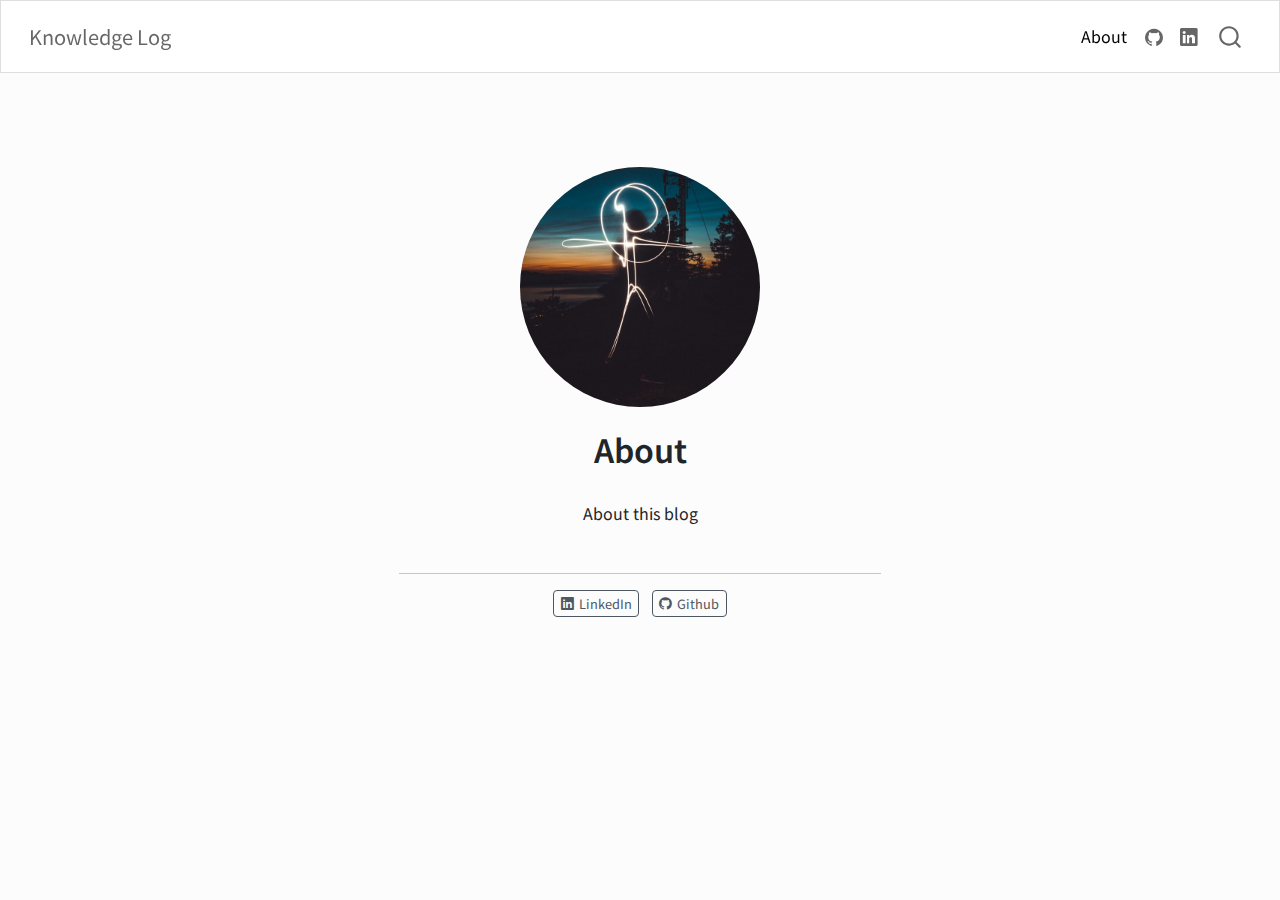
<file: docs/about.html>
<!DOCTYPE html>
<html xmlns="http://www.w3.org/1999/xhtml" lang="en" xml:lang="en"><head>

<meta charset="utf-8">
<meta name="generator" content="quarto-1.6.41">

<meta name="viewport" content="width=device-width, initial-scale=1.0, user-scalable=yes">


<title>About – Knowledge Log</title>
<style>
code{white-space: pre-wrap;}
span.smallcaps{font-variant: small-caps;}
div.columns{display: flex; gap: min(4vw, 1.5em);}
div.column{flex: auto; overflow-x: auto;}
div.hanging-indent{margin-left: 1.5em; text-indent: -1.5em;}
ul.task-list{list-style: none;}
ul.task-list li input[type="checkbox"] {
  width: 0.8em;
  margin: 0 0.8em 0.2em -1em; /* quarto-specific, see https://github.com/quarto-dev/quarto-cli/issues/4556 */ 
  vertical-align: middle;
}
</style>


<script src="site_libs/quarto-nav/quarto-nav.js"></script>
<script src="site_libs/quarto-nav/headroom.min.js"></script>
<script src="site_libs/clipboard/clipboard.min.js"></script>
<script src="site_libs/quarto-search/autocomplete.umd.js"></script>
<script src="site_libs/quarto-search/fuse.min.js"></script>
<script src="site_libs/quarto-search/quarto-search.js"></script>
<meta name="quarto:offset" content="./">
<script src="site_libs/quarto-html/quarto.js"></script>
<script src="site_libs/quarto-html/popper.min.js"></script>
<script src="site_libs/quarto-html/tippy.umd.min.js"></script>
<link href="site_libs/quarto-html/tippy.css" rel="stylesheet">
<link href="site_libs/quarto-html/quarto-syntax-highlighting-48ffa3e5b9d089919c6712c39e5b00f2.css" rel="stylesheet" id="quarto-text-highlighting-styles">
<script src="site_libs/bootstrap/bootstrap.min.js"></script>
<link href="site_libs/bootstrap/bootstrap-icons.css" rel="stylesheet">
<link href="site_libs/bootstrap/bootstrap-66a88d721a32bd99678ac66546d2e927.min.css" rel="stylesheet" append-hash="true" id="quarto-bootstrap" data-mode="light">
<script id="quarto-search-options" type="application/json">{
  "location": "navbar",
  "copy-button": false,
  "collapse-after": 3,
  "panel-placement": "end",
  "type": "overlay",
  "limit": 50,
  "keyboard-shortcut": [
    "f",
    "/",
    "s"
  ],
  "show-item-context": false,
  "language": {
    "search-no-results-text": "No results",
    "search-matching-documents-text": "matching documents",
    "search-copy-link-title": "Copy link to search",
    "search-hide-matches-text": "Hide additional matches",
    "search-more-match-text": "more match in this document",
    "search-more-matches-text": "more matches in this document",
    "search-clear-button-title": "Clear",
    "search-text-placeholder": "",
    "search-detached-cancel-button-title": "Cancel",
    "search-submit-button-title": "Submit",
    "search-label": "Search"
  }
}</script>
<link href="https://fonts.googleapis.com/css2?family=Noto+Sans+KR:wght@100..900&amp;family=Noto+Sans:ital,wght@0,100..900;1,100..900&amp;display=swap" rel="stylesheet">


<link rel="stylesheet" href="styles.css">
</head>

<body class="nav-fixed fullcontent">

<div id="quarto-search-results"></div>
  <header id="quarto-header" class="headroom fixed-top">
    <nav class="navbar navbar-expand-lg " data-bs-theme="dark">
      <div class="navbar-container container-fluid">
      <div class="navbar-brand-container mx-auto">
    <a class="navbar-brand" href="./index.html">
    <span class="navbar-title">Knowledge Log</span>
    </a>
  </div>
            <div id="quarto-search" class="" title="Search"></div>
          <button class="navbar-toggler" type="button" data-bs-toggle="collapse" data-bs-target="#navbarCollapse" aria-controls="navbarCollapse" role="menu" aria-expanded="false" aria-label="Toggle navigation" onclick="if (window.quartoToggleHeadroom) { window.quartoToggleHeadroom(); }">
  <span class="navbar-toggler-icon"></span>
</button>
          <div class="collapse navbar-collapse" id="navbarCollapse">
            <ul class="navbar-nav navbar-nav-scroll ms-auto">
  <li class="nav-item">
    <a class="nav-link active" href="./about.html" aria-current="page"> 
<span class="menu-text">About</span></a>
  </li>  
  <li class="nav-item compact">
    <a class="nav-link" href="https://github.com/Jhyeok-lee"> <i class="bi bi-github" role="img">
</i> 
<span class="menu-text"></span></a>
  </li>  
  <li class="nav-item compact">
    <a class="nav-link" href="https://www.linkedin.com/in/%EC%9E%AC%ED%98%81-%EC%9D%B4-270944207/"> <i class="bi bi-linkedin" role="img">
</i> 
<span class="menu-text"></span></a>
  </li>  
</ul>
          </div> <!-- /navcollapse -->
            <div class="quarto-navbar-tools">
</div>
      </div> <!-- /container-fluid -->
    </nav>
</header>
<!-- content -->
<div id="quarto-content" class="quarto-container page-columns page-rows-contents page-layout-article page-navbar">
<!-- sidebar -->
<!-- margin-sidebar -->
    
<!-- main -->
<div class="quarto-about-jolla">
  <img src="profile.jpg" class="about-image
  round " style="height: 15em; width: 15em;">
 <header id="title-block-header" class="quarto-title-block default">
<div class="quarto-title">
<h1 class="title">About</h1>
</div>
<div class="quarto-title-meta">
  </div>
</header><main class="content" id="quarto-document-content">
<p>About this blog</p>


</main> 
  <hr class="about-sep">
   <div class="about-links">
  <a href="https://www.linkedin.com/in/%EC%9E%AC%ED%98%81-%EC%9D%B4-270944207/" class="about-link" rel="" target="">
    <i class="bi bi-linkedin"></i>
     <span class="about-link-text">LinkedIn</span>
  </a>
  <a href="https://github.com/Jhyeok-lee" class="about-link" rel="" target="">
    <i class="bi bi-github"></i>
     <span class="about-link-text">Github</span>
  </a>
</div>
</div>
 <!-- /main -->
<script id="quarto-html-after-body" type="application/javascript">
window.document.addEventListener("DOMContentLoaded", function (event) {
  const toggleBodyColorMode = (bsSheetEl) => {
    const mode = bsSheetEl.getAttribute("data-mode");
    const bodyEl = window.document.querySelector("body");
    if (mode === "dark") {
      bodyEl.classList.add("quarto-dark");
      bodyEl.classList.remove("quarto-light");
    } else {
      bodyEl.classList.add("quarto-light");
      bodyEl.classList.remove("quarto-dark");
    }
  }
  const toggleBodyColorPrimary = () => {
    const bsSheetEl = window.document.querySelector("link#quarto-bootstrap");
    if (bsSheetEl) {
      toggleBodyColorMode(bsSheetEl);
    }
  }
  toggleBodyColorPrimary();  
  const isCodeAnnotation = (el) => {
    for (const clz of el.classList) {
      if (clz.startsWith('code-annotation-')) {                     
        return true;
      }
    }
    return false;
  }
  const onCopySuccess = function(e) {
    // button target
    const button = e.trigger;
    // don't keep focus
    button.blur();
    // flash "checked"
    button.classList.add('code-copy-button-checked');
    var currentTitle = button.getAttribute("title");
    button.setAttribute("title", "Copied!");
    let tooltip;
    if (window.bootstrap) {
      button.setAttribute("data-bs-toggle", "tooltip");
      button.setAttribute("data-bs-placement", "left");
      button.setAttribute("data-bs-title", "Copied!");
      tooltip = new bootstrap.Tooltip(button, 
        { trigger: "manual", 
          customClass: "code-copy-button-tooltip",
          offset: [0, -8]});
      tooltip.show();    
    }
    setTimeout(function() {
      if (tooltip) {
        tooltip.hide();
        button.removeAttribute("data-bs-title");
        button.removeAttribute("data-bs-toggle");
        button.removeAttribute("data-bs-placement");
      }
      button.setAttribute("title", currentTitle);
      button.classList.remove('code-copy-button-checked');
    }, 1000);
    // clear code selection
    e.clearSelection();
  }
  const getTextToCopy = function(trigger) {
      const codeEl = trigger.previousElementSibling.cloneNode(true);
      for (const childEl of codeEl.children) {
        if (isCodeAnnotation(childEl)) {
          childEl.remove();
        }
      }
      return codeEl.innerText;
  }
  const clipboard = new window.ClipboardJS('.code-copy-button:not([data-in-quarto-modal])', {
    text: getTextToCopy
  });
  clipboard.on('success', onCopySuccess);
  if (window.document.getElementById('quarto-embedded-source-code-modal')) {
    const clipboardModal = new window.ClipboardJS('.code-copy-button[data-in-quarto-modal]', {
      text: getTextToCopy,
      container: window.document.getElementById('quarto-embedded-source-code-modal')
    });
    clipboardModal.on('success', onCopySuccess);
  }
    var localhostRegex = new RegExp(/^(?:http|https):\/\/localhost\:?[0-9]*\//);
    var mailtoRegex = new RegExp(/^mailto:/);
      var filterRegex = new RegExp('/' + window.location.host + '/');
    var isInternal = (href) => {
        return filterRegex.test(href) || localhostRegex.test(href) || mailtoRegex.test(href);
    }
    // Inspect non-navigation links and adorn them if external
 	var links = window.document.querySelectorAll('a[href]:not(.nav-link):not(.navbar-brand):not(.toc-action):not(.sidebar-link):not(.sidebar-item-toggle):not(.pagination-link):not(.no-external):not([aria-hidden]):not(.dropdown-item):not(.quarto-navigation-tool):not(.about-link)');
    for (var i=0; i<links.length; i++) {
      const link = links[i];
      if (!isInternal(link.href)) {
        // undo the damage that might have been done by quarto-nav.js in the case of
        // links that we want to consider external
        if (link.dataset.originalHref !== undefined) {
          link.href = link.dataset.originalHref;
        }
      }
    }
  function tippyHover(el, contentFn, onTriggerFn, onUntriggerFn) {
    const config = {
      allowHTML: true,
      maxWidth: 500,
      delay: 100,
      arrow: false,
      appendTo: function(el) {
          return el.parentElement;
      },
      interactive: true,
      interactiveBorder: 10,
      theme: 'quarto',
      placement: 'bottom-start',
    };
    if (contentFn) {
      config.content = contentFn;
    }
    if (onTriggerFn) {
      config.onTrigger = onTriggerFn;
    }
    if (onUntriggerFn) {
      config.onUntrigger = onUntriggerFn;
    }
    window.tippy(el, config); 
  }
  const noterefs = window.document.querySelectorAll('a[role="doc-noteref"]');
  for (var i=0; i<noterefs.length; i++) {
    const ref = noterefs[i];
    tippyHover(ref, function() {
      // use id or data attribute instead here
      let href = ref.getAttribute('data-footnote-href') || ref.getAttribute('href');
      try { href = new URL(href).hash; } catch {}
      const id = href.replace(/^#\/?/, "");
      const note = window.document.getElementById(id);
      if (note) {
        return note.innerHTML;
      } else {
        return "";
      }
    });
  }
  const xrefs = window.document.querySelectorAll('a.quarto-xref');
  const processXRef = (id, note) => {
    // Strip column container classes
    const stripColumnClz = (el) => {
      el.classList.remove("page-full", "page-columns");
      if (el.children) {
        for (const child of el.children) {
          stripColumnClz(child);
        }
      }
    }
    stripColumnClz(note)
    if (id === null || id.startsWith('sec-')) {
      // Special case sections, only their first couple elements
      const container = document.createElement("div");
      if (note.children && note.children.length > 2) {
        container.appendChild(note.children[0].cloneNode(true));
        for (let i = 1; i < note.children.length; i++) {
          const child = note.children[i];
          if (child.tagName === "P" && child.innerText === "") {
            continue;
          } else {
            container.appendChild(child.cloneNode(true));
            break;
          }
        }
        if (window.Quarto?.typesetMath) {
          window.Quarto.typesetMath(container);
        }
        return container.innerHTML
      } else {
        if (window.Quarto?.typesetMath) {
          window.Quarto.typesetMath(note);
        }
        return note.innerHTML;
      }
    } else {
      // Remove any anchor links if they are present
      const anchorLink = note.querySelector('a.anchorjs-link');
      if (anchorLink) {
        anchorLink.remove();
      }
      if (window.Quarto?.typesetMath) {
        window.Quarto.typesetMath(note);
      }
      if (note.classList.contains("callout")) {
        return note.outerHTML;
      } else {
        return note.innerHTML;
      }
    }
  }
  for (var i=0; i<xrefs.length; i++) {
    const xref = xrefs[i];
    tippyHover(xref, undefined, function(instance) {
      instance.disable();
      let url = xref.getAttribute('href');
      let hash = undefined; 
      if (url.startsWith('#')) {
        hash = url;
      } else {
        try { hash = new URL(url).hash; } catch {}
      }
      if (hash) {
        const id = hash.replace(/^#\/?/, "");
        const note = window.document.getElementById(id);
        if (note !== null) {
          try {
            const html = processXRef(id, note.cloneNode(true));
            instance.setContent(html);
          } finally {
            instance.enable();
            instance.show();
          }
        } else {
          // See if we can fetch this
          fetch(url.split('#')[0])
          .then(res => res.text())
          .then(html => {
            const parser = new DOMParser();
            const htmlDoc = parser.parseFromString(html, "text/html");
            const note = htmlDoc.getElementById(id);
            if (note !== null) {
              const html = processXRef(id, note);
              instance.setContent(html);
            } 
          }).finally(() => {
            instance.enable();
            instance.show();
          });
        }
      } else {
        // See if we can fetch a full url (with no hash to target)
        // This is a special case and we should probably do some content thinning / targeting
        fetch(url)
        .then(res => res.text())
        .then(html => {
          const parser = new DOMParser();
          const htmlDoc = parser.parseFromString(html, "text/html");
          const note = htmlDoc.querySelector('main.content');
          if (note !== null) {
            // This should only happen for chapter cross references
            // (since there is no id in the URL)
            // remove the first header
            if (note.children.length > 0 && note.children[0].tagName === "HEADER") {
              note.children[0].remove();
            }
            const html = processXRef(null, note);
            instance.setContent(html);
          } 
        }).finally(() => {
          instance.enable();
          instance.show();
        });
      }
    }, function(instance) {
    });
  }
      let selectedAnnoteEl;
      const selectorForAnnotation = ( cell, annotation) => {
        let cellAttr = 'data-code-cell="' + cell + '"';
        let lineAttr = 'data-code-annotation="' +  annotation + '"';
        const selector = 'span[' + cellAttr + '][' + lineAttr + ']';
        return selector;
      }
      const selectCodeLines = (annoteEl) => {
        const doc = window.document;
        const targetCell = annoteEl.getAttribute("data-target-cell");
        const targetAnnotation = annoteEl.getAttribute("data-target-annotation");
        const annoteSpan = window.document.querySelector(selectorForAnnotation(targetCell, targetAnnotation));
        const lines = annoteSpan.getAttribute("data-code-lines").split(",");
        const lineIds = lines.map((line) => {
          return targetCell + "-" + line;
        })
        let top = null;
        let height = null;
        let parent = null;
        if (lineIds.length > 0) {
            //compute the position of the single el (top and bottom and make a div)
            const el = window.document.getElementById(lineIds[0]);
            top = el.offsetTop;
            height = el.offsetHeight;
            parent = el.parentElement.parentElement;
          if (lineIds.length > 1) {
            const lastEl = window.document.getElementById(lineIds[lineIds.length - 1]);
            const bottom = lastEl.offsetTop + lastEl.offsetHeight;
            height = bottom - top;
          }
          if (top !== null && height !== null && parent !== null) {
            // cook up a div (if necessary) and position it 
            let div = window.document.getElementById("code-annotation-line-highlight");
            if (div === null) {
              div = window.document.createElement("div");
              div.setAttribute("id", "code-annotation-line-highlight");
              div.style.position = 'absolute';
              parent.appendChild(div);
            }
            div.style.top = top - 2 + "px";
            div.style.height = height + 4 + "px";
            div.style.left = 0;
            let gutterDiv = window.document.getElementById("code-annotation-line-highlight-gutter");
            if (gutterDiv === null) {
              gutterDiv = window.document.createElement("div");
              gutterDiv.setAttribute("id", "code-annotation-line-highlight-gutter");
              gutterDiv.style.position = 'absolute';
              const codeCell = window.document.getElementById(targetCell);
              const gutter = codeCell.querySelector('.code-annotation-gutter');
              gutter.appendChild(gutterDiv);
            }
            gutterDiv.style.top = top - 2 + "px";
            gutterDiv.style.height = height + 4 + "px";
          }
          selectedAnnoteEl = annoteEl;
        }
      };
      const unselectCodeLines = () => {
        const elementsIds = ["code-annotation-line-highlight", "code-annotation-line-highlight-gutter"];
        elementsIds.forEach((elId) => {
          const div = window.document.getElementById(elId);
          if (div) {
            div.remove();
          }
        });
        selectedAnnoteEl = undefined;
      };
        // Handle positioning of the toggle
    window.addEventListener(
      "resize",
      throttle(() => {
        elRect = undefined;
        if (selectedAnnoteEl) {
          selectCodeLines(selectedAnnoteEl);
        }
      }, 10)
    );
    function throttle(fn, ms) {
    let throttle = false;
    let timer;
      return (...args) => {
        if(!throttle) { // first call gets through
            fn.apply(this, args);
            throttle = true;
        } else { // all the others get throttled
            if(timer) clearTimeout(timer); // cancel #2
            timer = setTimeout(() => {
              fn.apply(this, args);
              timer = throttle = false;
            }, ms);
        }
      };
    }
      // Attach click handler to the DT
      const annoteDls = window.document.querySelectorAll('dt[data-target-cell]');
      for (const annoteDlNode of annoteDls) {
        annoteDlNode.addEventListener('click', (event) => {
          const clickedEl = event.target;
          if (clickedEl !== selectedAnnoteEl) {
            unselectCodeLines();
            const activeEl = window.document.querySelector('dt[data-target-cell].code-annotation-active');
            if (activeEl) {
              activeEl.classList.remove('code-annotation-active');
            }
            selectCodeLines(clickedEl);
            clickedEl.classList.add('code-annotation-active');
          } else {
            // Unselect the line
            unselectCodeLines();
            clickedEl.classList.remove('code-annotation-active');
          }
        });
      }
  const findCites = (el) => {
    const parentEl = el.parentElement;
    if (parentEl) {
      const cites = parentEl.dataset.cites;
      if (cites) {
        return {
          el,
          cites: cites.split(' ')
        };
      } else {
        return findCites(el.parentElement)
      }
    } else {
      return undefined;
    }
  };
  var bibliorefs = window.document.querySelectorAll('a[role="doc-biblioref"]');
  for (var i=0; i<bibliorefs.length; i++) {
    const ref = bibliorefs[i];
    const citeInfo = findCites(ref);
    if (citeInfo) {
      tippyHover(citeInfo.el, function() {
        var popup = window.document.createElement('div');
        citeInfo.cites.forEach(function(cite) {
          var citeDiv = window.document.createElement('div');
          citeDiv.classList.add('hanging-indent');
          citeDiv.classList.add('csl-entry');
          var biblioDiv = window.document.getElementById('ref-' + cite);
          if (biblioDiv) {
            citeDiv.innerHTML = biblioDiv.innerHTML;
          }
          popup.appendChild(citeDiv);
        });
        return popup.innerHTML;
      });
    }
  }
});
</script>
</div> <!-- /content -->




</body></html>
</file>
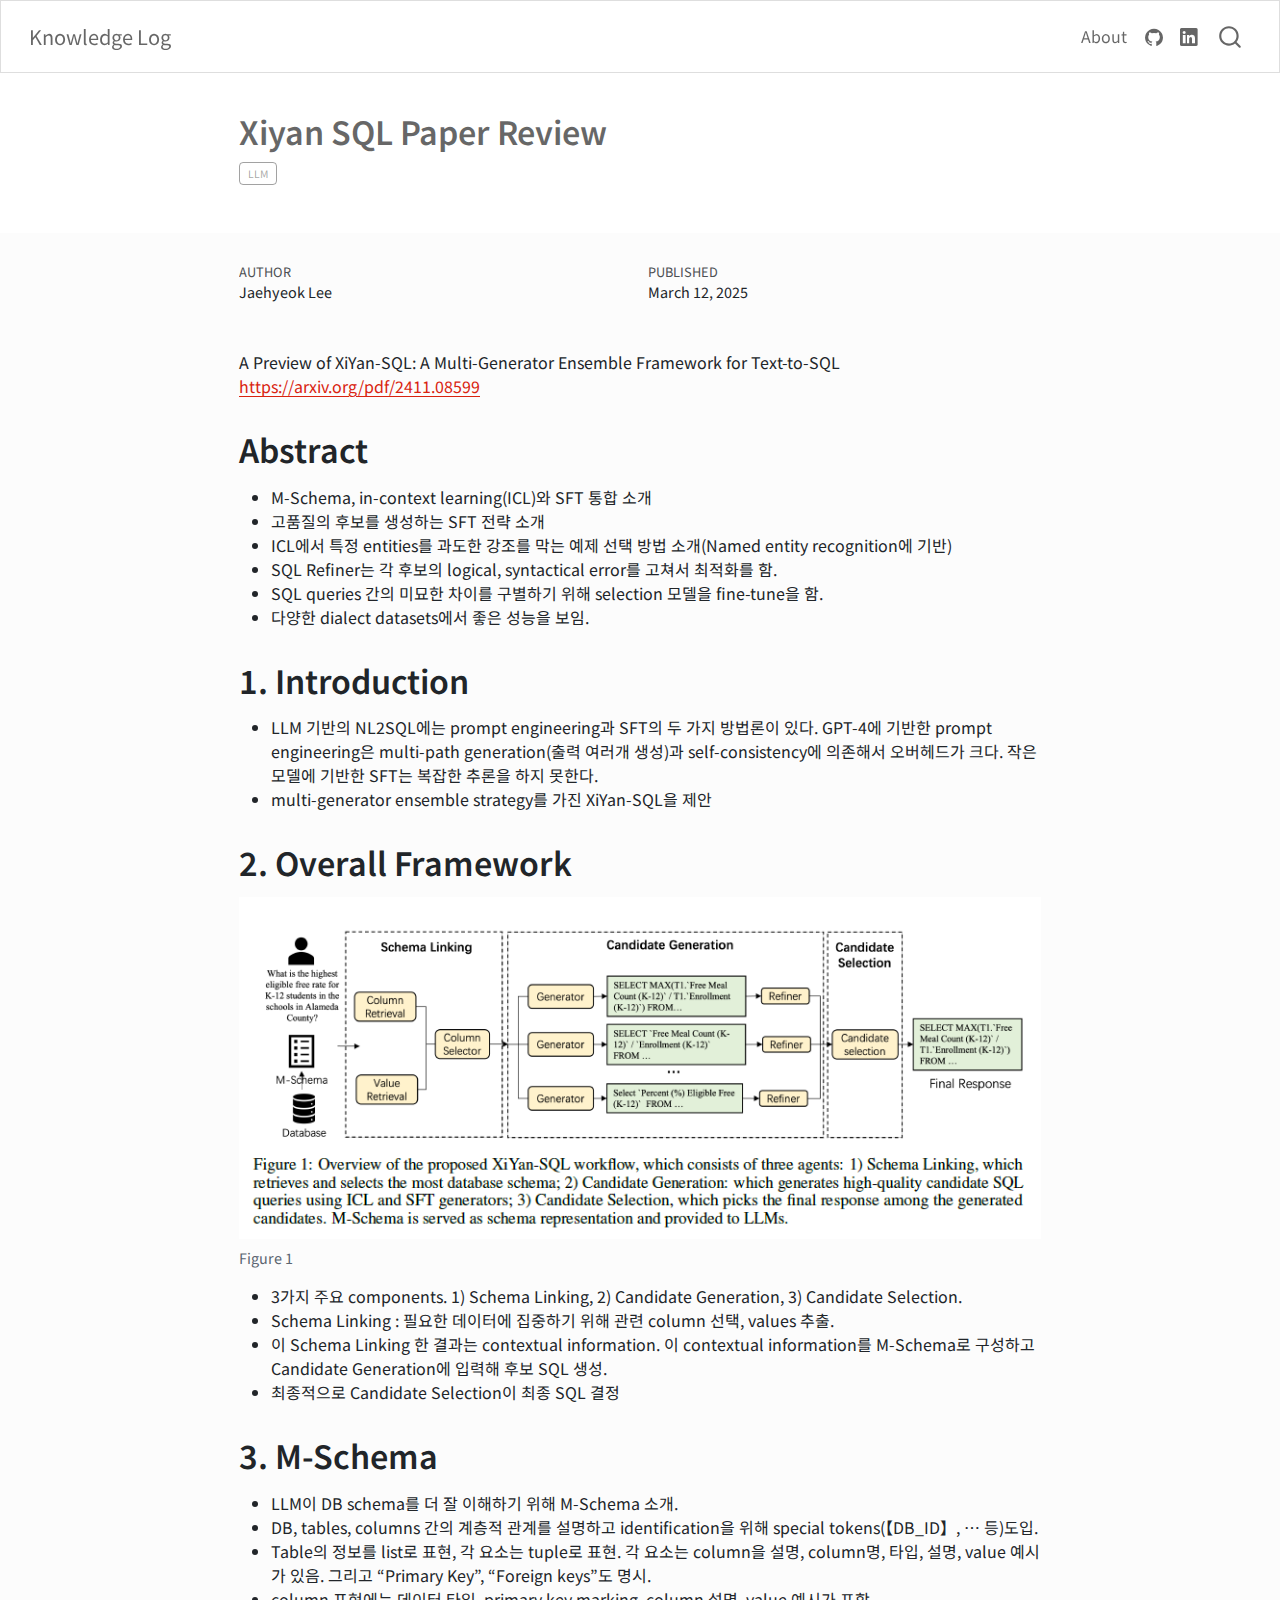
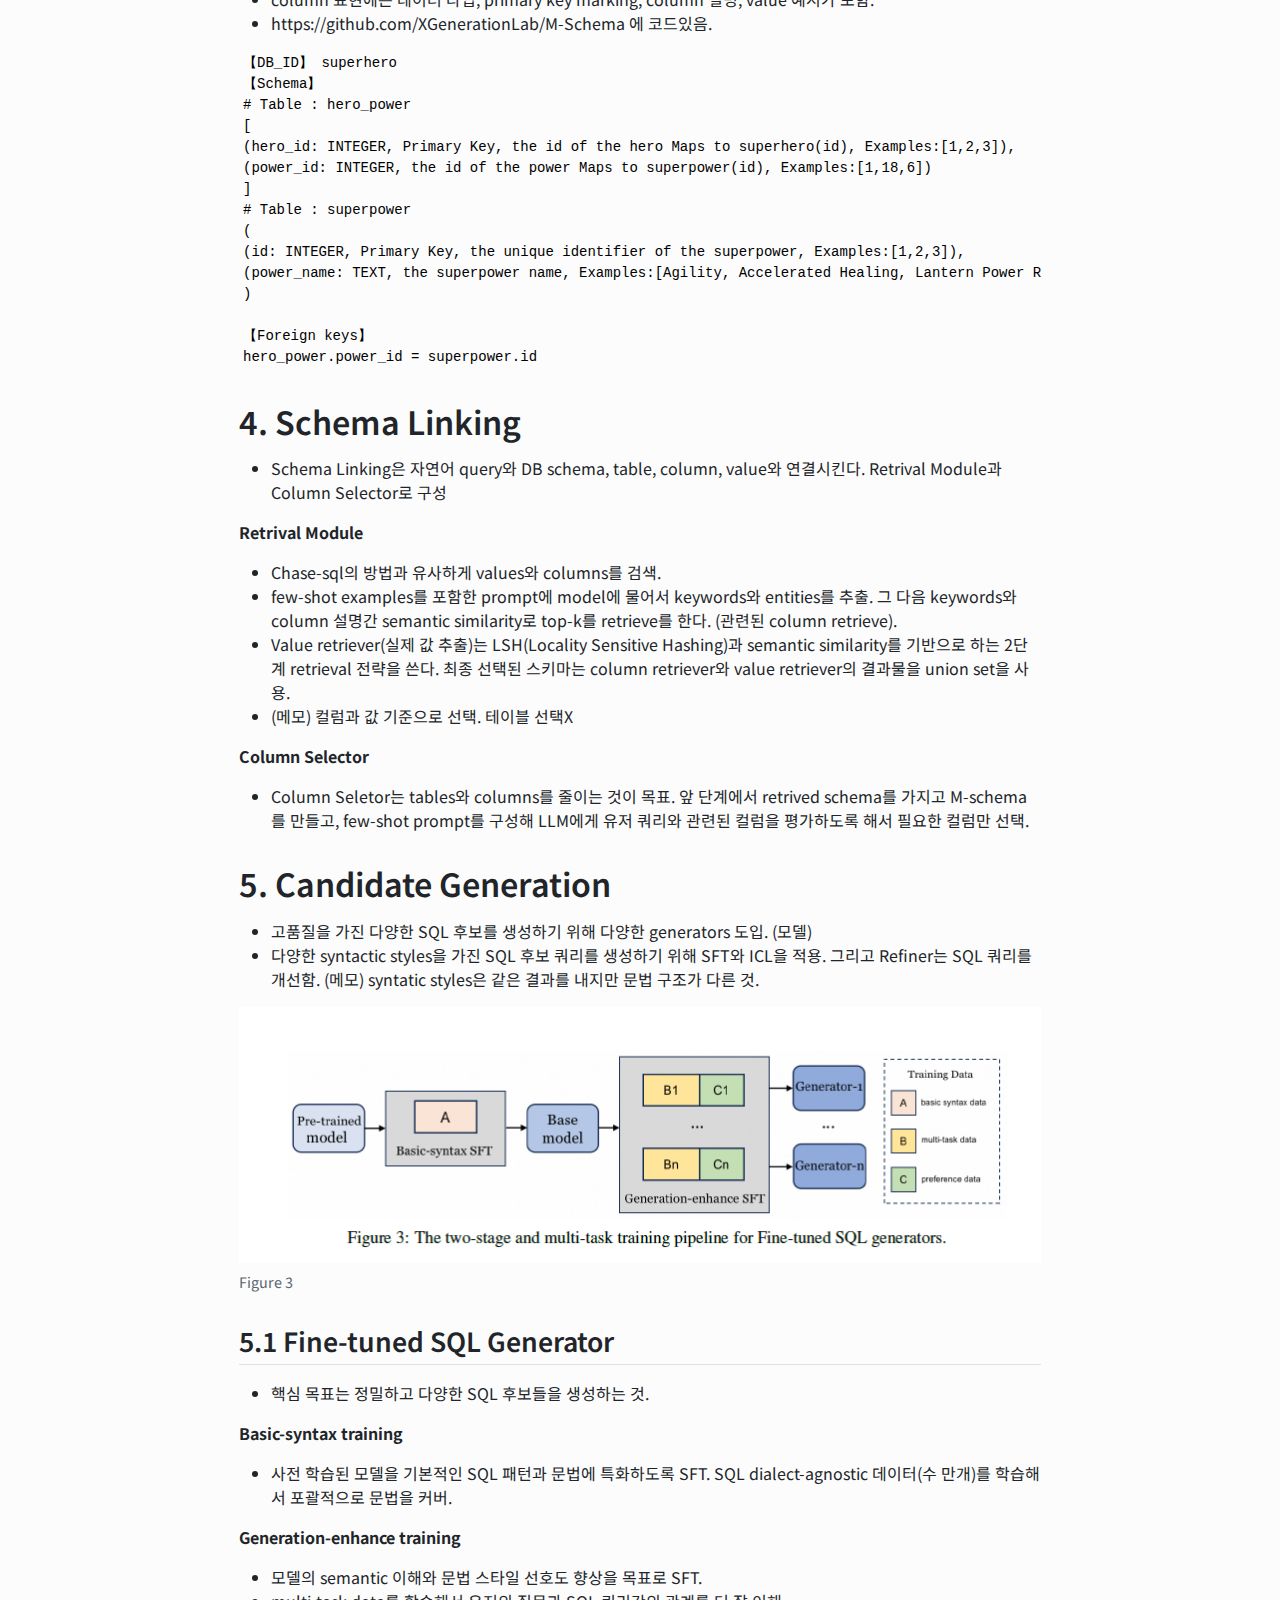
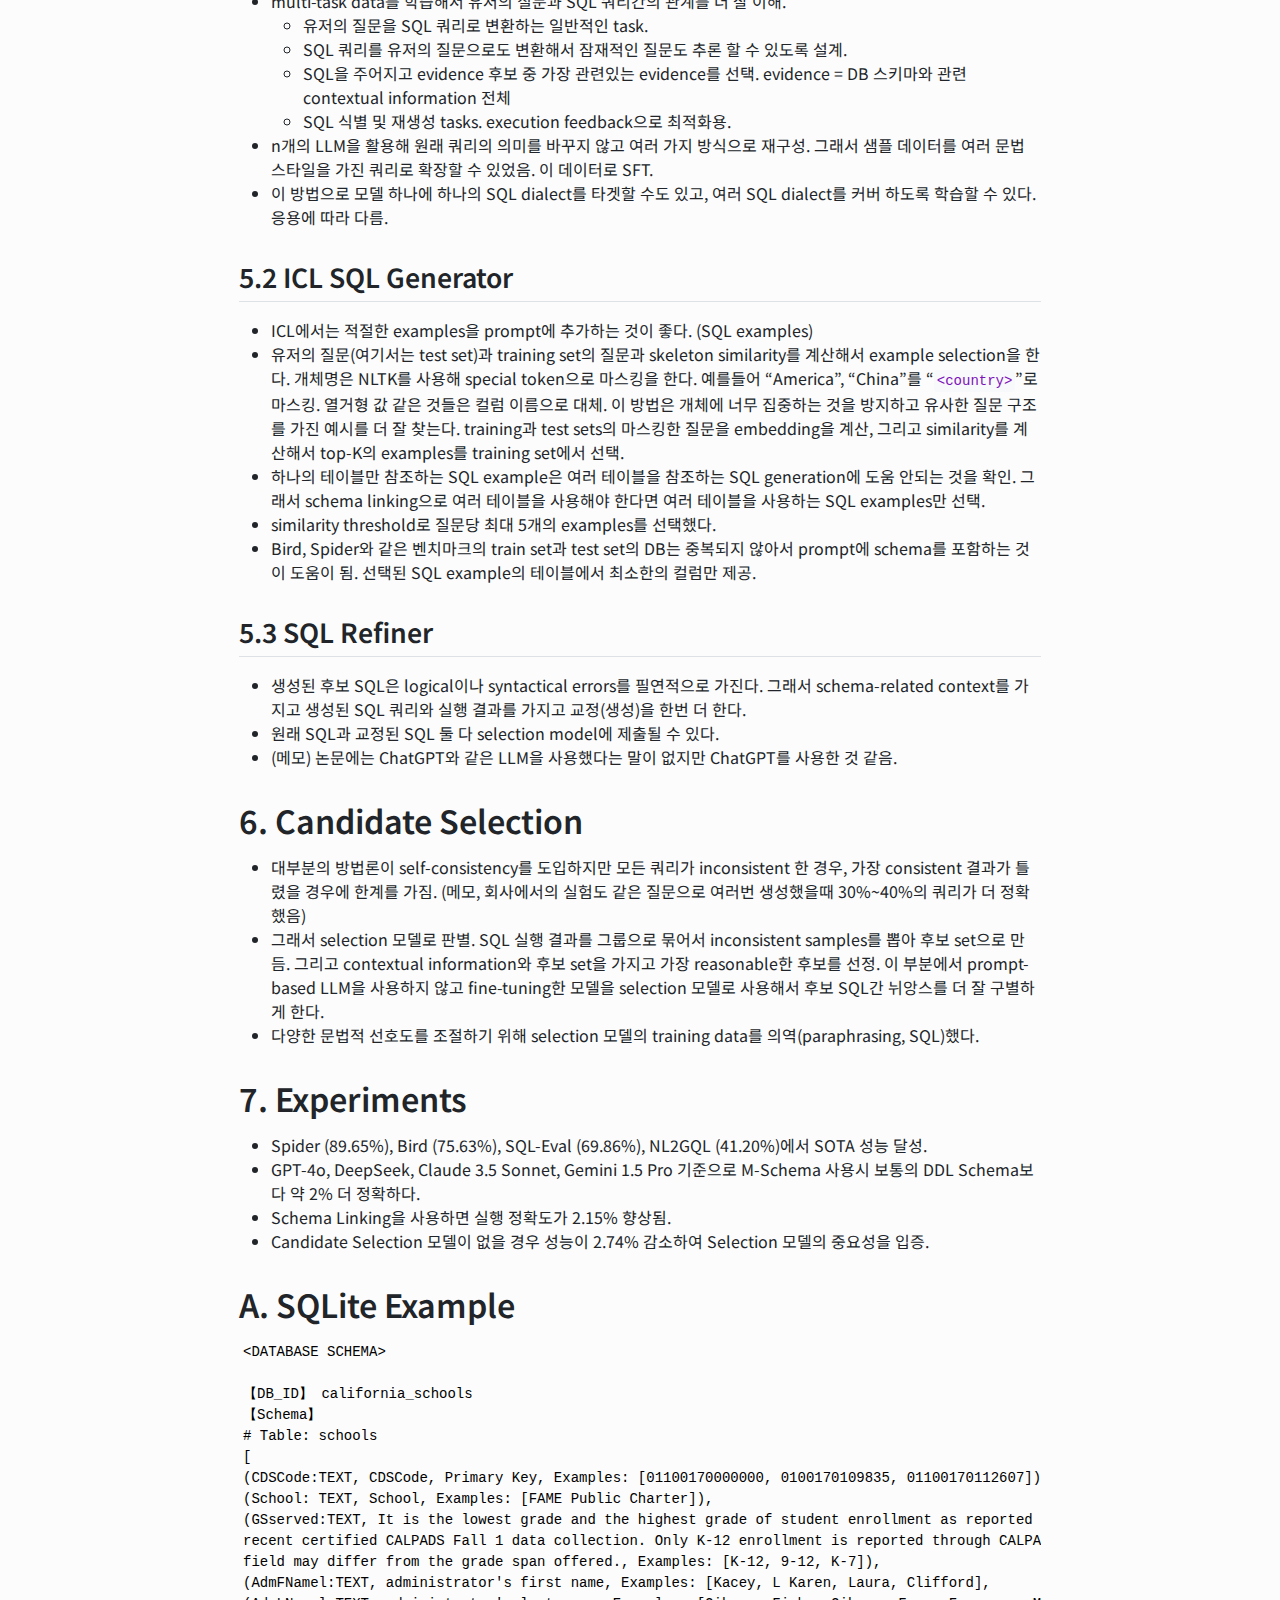
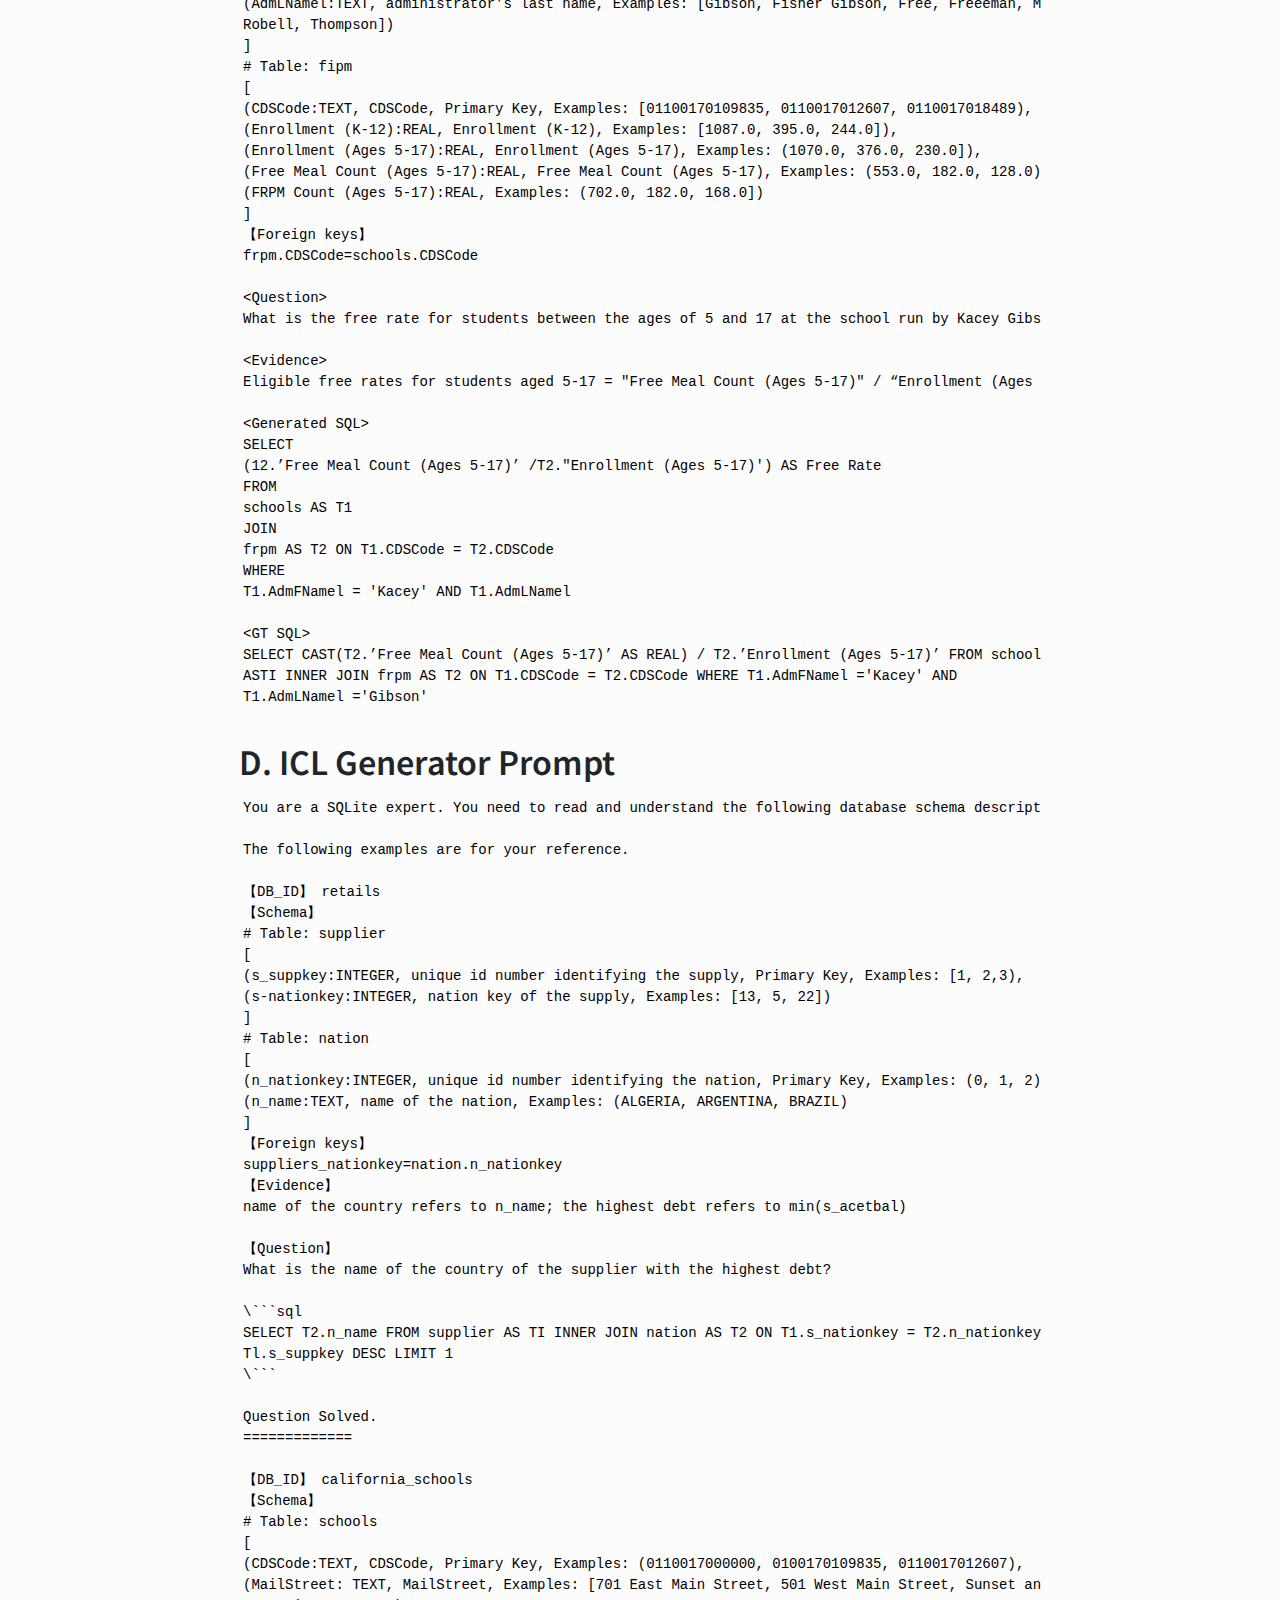
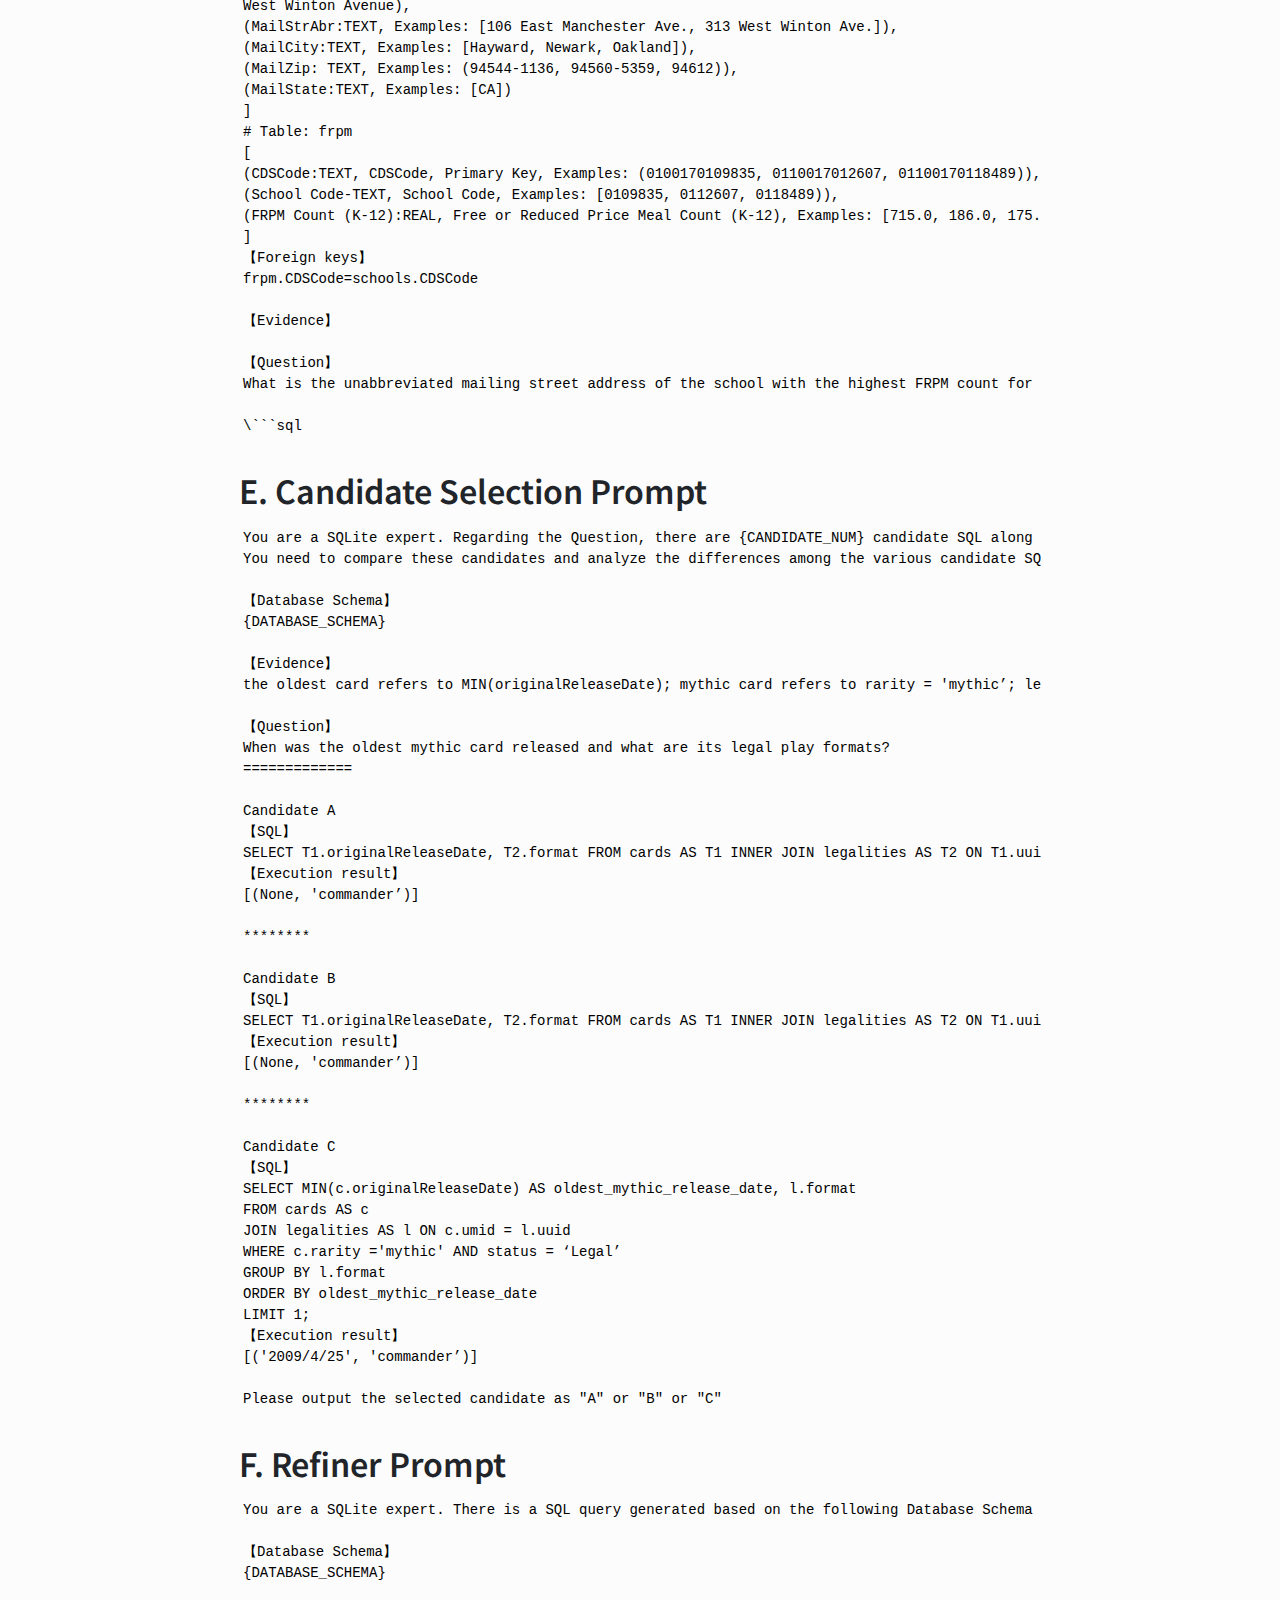
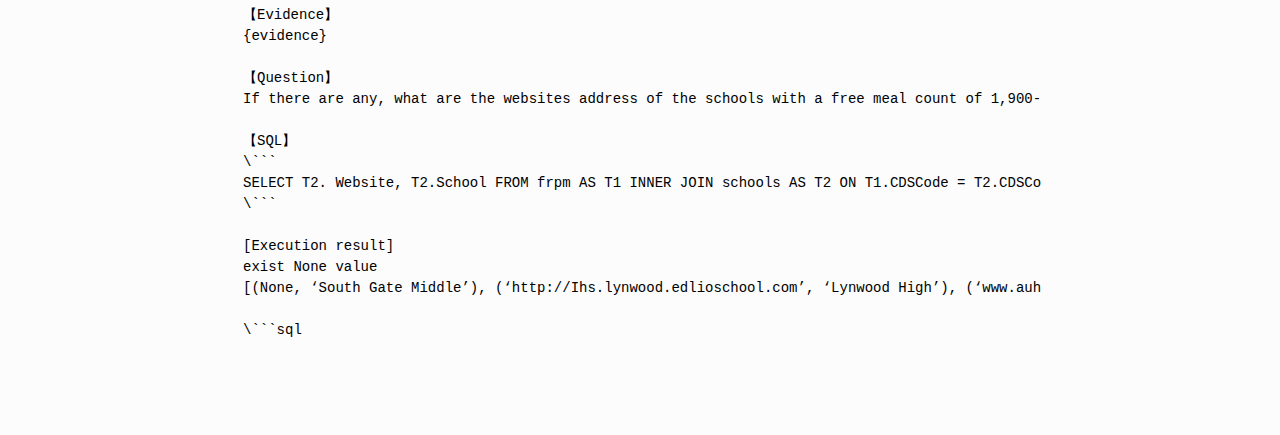
<file: docs/posts/xiyan_sql/xiyan_sql.html>
<!DOCTYPE html>
<html xmlns="http://www.w3.org/1999/xhtml" lang="en" xml:lang="en"><head>

<meta charset="utf-8">
<meta name="generator" content="quarto-1.6.41">

<meta name="viewport" content="width=device-width, initial-scale=1.0, user-scalable=yes">

<meta name="author" content="Jaehyeok Lee">
<meta name="dcterms.date" content="2025-03-12">

<title>Xiyan SQL Paper Review – Knowledge Log</title>
<style>
code{white-space: pre-wrap;}
span.smallcaps{font-variant: small-caps;}
div.columns{display: flex; gap: min(4vw, 1.5em);}
div.column{flex: auto; overflow-x: auto;}
div.hanging-indent{margin-left: 1.5em; text-indent: -1.5em;}
ul.task-list{list-style: none;}
ul.task-list li input[type="checkbox"] {
  width: 0.8em;
  margin: 0 0.8em 0.2em -1em; /* quarto-specific, see https://github.com/quarto-dev/quarto-cli/issues/4556 */ 
  vertical-align: middle;
}
</style>


<script src="../../site_libs/quarto-nav/quarto-nav.js"></script>
<script src="../../site_libs/quarto-nav/headroom.min.js"></script>
<script src="../../site_libs/clipboard/clipboard.min.js"></script>
<script src="../../site_libs/quarto-search/autocomplete.umd.js"></script>
<script src="../../site_libs/quarto-search/fuse.min.js"></script>
<script src="../../site_libs/quarto-search/quarto-search.js"></script>
<meta name="quarto:offset" content="../../">
<script src="../../site_libs/quarto-html/quarto.js"></script>
<script src="../../site_libs/quarto-html/popper.min.js"></script>
<script src="../../site_libs/quarto-html/tippy.umd.min.js"></script>
<script src="../../site_libs/quarto-html/anchor.min.js"></script>
<link href="../../site_libs/quarto-html/tippy.css" rel="stylesheet">
<link href="../../site_libs/quarto-html/quarto-syntax-highlighting-48ffa3e5b9d089919c6712c39e5b00f2.css" rel="stylesheet" id="quarto-text-highlighting-styles">
<script src="../../site_libs/bootstrap/bootstrap.min.js"></script>
<link href="../../site_libs/bootstrap/bootstrap-icons.css" rel="stylesheet">
<link href="../../site_libs/bootstrap/bootstrap-66a88d721a32bd99678ac66546d2e927.min.css" rel="stylesheet" append-hash="true" id="quarto-bootstrap" data-mode="light">
<script id="quarto-search-options" type="application/json">{
  "location": "navbar",
  "copy-button": false,
  "collapse-after": 3,
  "panel-placement": "end",
  "type": "overlay",
  "limit": 50,
  "keyboard-shortcut": [
    "f",
    "/",
    "s"
  ],
  "show-item-context": false,
  "language": {
    "search-no-results-text": "No results",
    "search-matching-documents-text": "matching documents",
    "search-copy-link-title": "Copy link to search",
    "search-hide-matches-text": "Hide additional matches",
    "search-more-match-text": "more match in this document",
    "search-more-matches-text": "more matches in this document",
    "search-clear-button-title": "Clear",
    "search-text-placeholder": "",
    "search-detached-cancel-button-title": "Cancel",
    "search-submit-button-title": "Submit",
    "search-label": "Search"
  }
}</script>
<link href="https://fonts.googleapis.com/css2?family=Noto+Sans+KR:wght@100..900&amp;family=Noto+Sans:ital,wght@0,100..900;1,100..900&amp;display=swap" rel="stylesheet">


<link rel="stylesheet" href="../../styles.css">
</head>

<body class="nav-fixed fullcontent">

<div id="quarto-search-results"></div>
  <header id="quarto-header" class="headroom fixed-top quarto-banner">
    <nav class="navbar navbar-expand-lg " data-bs-theme="dark">
      <div class="navbar-container container-fluid">
      <div class="navbar-brand-container mx-auto">
    <a class="navbar-brand" href="../../index.html">
    <span class="navbar-title">Knowledge Log</span>
    </a>
  </div>
            <div id="quarto-search" class="" title="Search"></div>
          <button class="navbar-toggler" type="button" data-bs-toggle="collapse" data-bs-target="#navbarCollapse" aria-controls="navbarCollapse" role="menu" aria-expanded="false" aria-label="Toggle navigation" onclick="if (window.quartoToggleHeadroom) { window.quartoToggleHeadroom(); }">
  <span class="navbar-toggler-icon"></span>
</button>
          <div class="collapse navbar-collapse" id="navbarCollapse">
            <ul class="navbar-nav navbar-nav-scroll ms-auto">
  <li class="nav-item">
    <a class="nav-link" href="../../about.html"> 
<span class="menu-text">About</span></a>
  </li>  
  <li class="nav-item compact">
    <a class="nav-link" href="https://github.com/Jhyeok-lee"> <i class="bi bi-github" role="img">
</i> 
<span class="menu-text"></span></a>
  </li>  
  <li class="nav-item compact">
    <a class="nav-link" href="https://www.linkedin.com/in/%EC%9E%AC%ED%98%81-%EC%9D%B4-270944207/"> <i class="bi bi-linkedin" role="img">
</i> 
<span class="menu-text"></span></a>
  </li>  
</ul>
          </div> <!-- /navcollapse -->
            <div class="quarto-navbar-tools">
</div>
      </div> <!-- /container-fluid -->
    </nav>
</header>
<!-- content -->
<header id="title-block-header" class="quarto-title-block default page-columns page-full">
  <div class="quarto-title-banner page-columns page-full">
    <div class="quarto-title column-body">
      <h1 class="title">Xiyan SQL Paper Review</h1>
                                <div class="quarto-categories">
                <div class="quarto-category">LLM</div>
              </div>
                  </div>
  </div>
    
  
  <div class="quarto-title-meta">

      <div>
      <div class="quarto-title-meta-heading">Author</div>
      <div class="quarto-title-meta-contents">
               <p>Jaehyeok Lee </p>
            </div>
    </div>
      
      <div>
      <div class="quarto-title-meta-heading">Published</div>
      <div class="quarto-title-meta-contents">
        <p class="date">March 12, 2025</p>
      </div>
    </div>
    
      
    </div>
    
  
  </header><div id="quarto-content" class="quarto-container page-columns page-rows-contents page-layout-article page-navbar">
<!-- sidebar -->
<!-- margin-sidebar -->
    
<!-- main -->
<main class="content quarto-banner-title-block" id="quarto-document-content">





<p>A Preview of XiYan-SQL: A Multi-Generator Ensemble Framework for Text-to-SQL <a href="https://arxiv.org/pdf/2411.08599">https://arxiv.org/pdf/2411.08599</a></p>
<section id="abstract" class="level1">
<h1>Abstract</h1>
<ul>
<li>M-Schema, in-context learning(ICL)와 SFT 통합 소개</li>
<li>고품질의 후보를 생성하는 SFT 전략 소개</li>
<li>ICL에서 특정 entities를 과도한 강조를 막는 예제 선택 방법 소개(Named entity recognition에 기반)</li>
<li>SQL Refiner는 각 후보의 logical, syntactical error를 고쳐서 최적화를 함.</li>
<li>SQL queries 간의 미묘한 차이를 구별하기 위해 selection 모델을 fine-tune을 함.</li>
<li>다양한 dialect datasets에서 좋은 성능을 보임.</li>
</ul>
</section>
<section id="introduction" class="level1">
<h1>1. Introduction</h1>
<ul>
<li>LLM 기반의 NL2SQL에는 prompt engineering과 SFT의 두 가지 방법론이 있다. GPT-4에 기반한 prompt engineering은 multi-path generation(출력 여러개 생성)과 self-consistency에 의존해서 오버헤드가 크다. 작은 모델에 기반한 SFT는 복잡한 추론을 하지 못한다.</li>
<li>multi-generator ensemble strategy를 가진 XiYan-SQL을 제안</li>
</ul>
</section>
<section id="overall-framework" class="level1">
<h1>2. Overall Framework</h1>
<div class="quarto-figure quarto-figure-center">
<figure class="figure">
<p><img src="a.png" class="img-fluid figure-img"></p>
<figcaption>Figure 1</figcaption>
</figure>
</div>
<ul>
<li>3가지 주요 components. 1) Schema Linking, 2) Candidate Generation, 3) Candidate Selection.</li>
<li>Schema Linking : 필요한 데이터에 집중하기 위해 관련 column 선택, values 추출.</li>
<li>이 Schema Linking 한 결과는 contextual information. 이 contextual information를 M-Schema로 구성하고 Candidate Generation에 입력해 후보 SQL 생성.</li>
<li>최종적으로 Candidate Selection이 최종 SQL 결정</li>
</ul>
</section>
<section id="m-schema" class="level1">
<h1>3. M-Schema</h1>
<ul>
<li>LLM이 DB schema를 더 잘 이해하기 위해 M-Schema 소개.</li>
<li>DB, tables, columns 간의 계층적 관계를 설명하고 identification을 위해 special tokens(【DB_ID】, … 등)도입.</li>
<li>Table의 정보를 list로 표현, 각 요소는 tuple로 표현. 각 요소는 column을 설명, column명, 타입, 설명, value 예시가 있음. 그리고 “Primary Key”, “Foreign keys”도 명시.</li>
<li>column 표현에는 데이터 타입, primary key marking, column 설명, value 예시가 포함.</li>
<li>https://github.com/XGenerationLab/M-Schema 에 코드있음.</li>
</ul>
<pre><code>【DB_ID】 superhero
【Schema】
# Table : hero_power
[
(hero_id: INTEGER, Primary Key, the id of the hero Maps to superhero(id), Examples:[1,2,3]),
(power_id: INTEGER, the id of the power Maps to superpower(id), Examples:[1,18,6])
]
# Table : superpower
(
(id: INTEGER, Primary Key, the unique identifier of the superpower, Examples:[1,2,3]),
(power_name: TEXT, the superpower name, Examples:[Agility, Accelerated Healing, Lantern Power Ring])
)

【Foreign keys】
hero_power.power_id = superpower.id</code></pre>
</section>
<section id="schema-linking" class="level1">
<h1>4. Schema Linking</h1>
<ul>
<li>Schema Linking은 자연어 query와 DB schema, table, column, value와 연결시킨다. Retrival Module과 Column Selector로 구성</li>
</ul>
<p><strong>Retrival Module</strong></p>
<ul>
<li>Chase-sql의 방법과 유사하게 values와 columns를 검색.</li>
<li>few-shot examples를 포함한 prompt에 model에 물어서 keywords와 entities를 추출. 그 다음 keywords와 column 설명간 semantic similarity로 top-k를 retrieve를 한다. (관련된 column retrieve).</li>
<li>Value retriever(실제 값 추출)는 LSH(Locality Sensitive Hashing)과 semantic similarity를 기반으로 하는 2단계 retrieval 전략을 쓴다. 최종 선택된 스키마는 column retriever와 value retriever의 결과물을 union set을 사용.</li>
<li>(메모) 컬럼과 값 기준으로 선택. 테이블 선택X</li>
</ul>
<p><strong>Column Selector</strong></p>
<ul>
<li>Column Seletor는 tables와 columns를 줄이는 것이 목표. 앞 단계에서 retrived schema를 가지고 M-schema를 만들고, few-shot prompt를 구성해 LLM에게 유저 쿼리와 관련된 컬럼을 평가하도록 해서 필요한 컬럼만 선택.</li>
</ul>
</section>
<section id="candidate-generation" class="level1">
<h1>5. Candidate Generation</h1>
<ul>
<li>고품질을 가진 다양한 SQL 후보를 생성하기 위해 다양한 generators 도입. (모델)</li>
<li>다양한 syntactic styles을 가진 SQL 후보 쿼리를 생성하기 위해 SFT와 ICL을 적용. 그리고 Refiner는 SQL 쿼리를 개선함. (메모) syntatic styles은 같은 결과를 내지만 문법 구조가 다른 것.</li>
</ul>
<div class="quarto-figure quarto-figure-center">
<figure class="figure">
<p><img src="b.png" class="img-fluid figure-img"></p>
<figcaption>Figure 3</figcaption>
</figure>
</div>
<section id="fine-tuned-sql-generator" class="level2">
<h2 class="anchored" data-anchor-id="fine-tuned-sql-generator">5.1 Fine-tuned SQL Generator</h2>
<ul>
<li>핵심 목표는 정밀하고 다양한 SQL 후보들을 생성하는 것.</li>
</ul>
<p><strong>Basic-syntax training</strong></p>
<ul>
<li>사전 학습된 모델을 기본적인 SQL 패턴과 문법에 특화하도록 SFT. SQL dialect-agnostic 데이터(수 만개)를 학습해서 포괄적으로 문법을 커버.</li>
</ul>
<p><strong>Generation-enhance training</strong></p>
<ul>
<li>모델의 semantic 이해와 문법 스타일 선호도 향상을 목표로 SFT.</li>
<li>multi-task data를 학습해서 유저의 질문과 SQL 쿼리간의 관계를 더 잘 이해.
<ul>
<li>유저의 질문을 SQL 쿼리로 변환하는 일반적인 task.</li>
<li>SQL 쿼리를 유저의 질문으로도 변환해서 잠재적인 질문도 추론 할 수 있도록 설계.</li>
<li>SQL을 주어지고 evidence 후보 중 가장 관련있는 evidence를 선택. evidence = DB 스키마와 관련 contextual information 전체</li>
<li>SQL 식별 및 재생성 tasks. execution feedback으로 최적화용.</li>
</ul></li>
<li>n개의 LLM을 활용해 원래 쿼리의 의미를 바꾸지 않고 여러 가지 방식으로 재구성. 그래서 샘플 데이터를 여러 문법 스타일을 가진 쿼리로 확장할 수 있었음. 이 데이터로 SFT.</li>
<li>이 방법으로 모델 하나에 하나의 SQL dialect를 타겟할 수도 있고, 여러 SQL dialect를 커버 하도록 학습할 수 있다. 응용에 따라 다름.</li>
</ul>
</section>
<section id="icl-sql-generator" class="level2">
<h2 class="anchored" data-anchor-id="icl-sql-generator">5.2 ICL SQL Generator</h2>
<ul>
<li>ICL에서는 적절한 examples을 prompt에 추가하는 것이 좋다. (SQL examples)</li>
<li>유저의 질문(여기서는 test set)과 training set의 질문과 skeleton similarity를 계산해서 example selection을 한다. 개체명은 NLTK를 사용해 special token으로 마스킹을 한다. 예를들어 “America”, “China”를 “<code>&lt;country&gt;</code>”로 마스킹. 열거형 값 같은 것들은 컬럼 이름으로 대체. 이 방법은 개체에 너무 집중하는 것을 방지하고 유사한 질문 구조를 가진 예시를 더 잘 찾는다. training과 test sets의 마스킹한 질문을 embedding을 계산, 그리고 similarity를 계산해서 top-K의 examples를 training set에서 선택.</li>
<li>하나의 테이블만 참조하는 SQL example은 여러 테이블을 참조하는 SQL generation에 도움 안되는 것을 확인. 그래서 schema linking으로 여러 테이블을 사용해야 한다면 여러 테이블을 사용하는 SQL examples만 선택.</li>
<li>similarity threshold로 질문당 최대 5개의 examples를 선택했다.</li>
<li>Bird, Spider와 같은 벤치마크의 train set과 test set의 DB는 중복되지 않아서 prompt에 schema를 포함하는 것이 도움이 됨. 선택된 SQL example의 테이블에서 최소한의 컬럼만 제공.</li>
</ul>
</section>
<section id="sql-refiner" class="level2">
<h2 class="anchored" data-anchor-id="sql-refiner">5.3 SQL Refiner</h2>
<ul>
<li>생성된 후보 SQL은 logical이나 syntactical errors를 필연적으로 가진다. 그래서 schema-related context를 가지고 생성된 SQL 쿼리와 실행 결과를 가지고 교정(생성)을 한번 더 한다.</li>
<li>원래 SQL과 교정된 SQL 둘 다 selection model에 제출될 수 있다.</li>
<li>(메모) 논문에는 ChatGPT와 같은 LLM을 사용했다는 말이 없지만 ChatGPT를 사용한 것 같음.</li>
</ul>
</section>
</section>
<section id="candidate-selection" class="level1">
<h1>6. Candidate Selection</h1>
<ul>
<li>대부분의 방법론이 self-consistency를 도입하지만 모든 쿼리가 inconsistent 한 경우, 가장 consistent 결과가 틀렸을 경우에 한계를 가짐. (메모, 회사에서의 실험도 같은 질문으로 여러번 생성했을때 30%~40%의 쿼리가 더 정확했음)</li>
<li>그래서 selection 모델로 판별. SQL 실행 결과를 그룹으로 묶어서 inconsistent samples를 뽑아 후보 set으로 만듬. 그리고 contextual information와 후보 set을 가지고 가장 reasonable한 후보를 선정. 이 부분에서 prompt-based LLM을 사용하지 않고 fine-tuning한 모델을 selection 모델로 사용해서 후보 SQL간 뉘앙스를 더 잘 구별하게 한다.</li>
<li>다양한 문법적 선호도를 조절하기 위해 selection 모델의 training data를 의역(paraphrasing, SQL)했다.</li>
</ul>
</section>
<section id="experiments" class="level1">
<h1>7. Experiments</h1>
<ul>
<li>Spider (89.65%), Bird (75.63%), SQL-Eval (69.86%), NL2GQL (41.20%)에서 SOTA 성능 달성.</li>
<li>GPT-4o, DeepSeek, Claude 3.5 Sonnet, Gemini 1.5 Pro 기준으로 M-Schema 사용시 보통의 DDL Schema보다 약 2% 더 정확하다.</li>
<li>Schema Linking을 사용하면 실행 정확도가 2.15% 향상됨.</li>
<li>Candidate Selection 모델이 없을 경우 성능이 2.74% 감소하여 Selection 모델의 중요성을 입증.</li>
</ul>
</section>
<section id="a.-sqlite-example" class="level1">
<h1>A. SQLite Example</h1>
<pre><code>&lt;DATABASE SCHEMA&gt;

【DB_ID】 california_schools
【Schema】
# Table: schools
[
(CDSCode:TEXT, CDSCode, Primary Key, Examples: [01100170000000, 0100170109835, 01100170112607]),
(School: TEXT, School, Examples: [FAME Public Charter]),
(GSserved:TEXT, It is the lowest grade and the highest grade of student enrollment as reported in the most
recent certified CALPADS Fall 1 data collection. Only K-12 enrollment is reported through CALPADS. This
field may differ from the grade span offered., Examples: [K-12, 9-12, K-7]),
(AdmFNamel:TEXT, administrator's first name, Examples: [Kacey, L Karen, Laura, Clifford],
(AdmLNamel:TEXT, administrator's last name, Examples: [Gibson, Fisher Gibson, Free, Freeeman, Monroe,
Robell, Thompson])
]
# Table: fipm
[
(CDSCode:TEXT, CDSCode, Primary Key, Examples: [01100170109835, 0110017012607, 0110017018489),
(Enrollment (K-12):REAL, Enrollment (K-12), Examples: [1087.0, 395.0, 244.0]),
(Enrollment (Ages 5-17):REAL, Enrollment (Ages 5-17), Examples: (1070.0, 376.0, 230.0]),
(Free Meal Count (Ages 5-17):REAL, Free Meal Count (Ages 5-17), Examples: (553.0, 182.0, 128.0)),
(FRPM Count (Ages 5-17):REAL, Examples: (702.0, 182.0, 168.0])
]
【Foreign keys】
frpm.CDSCode=schools.CDSCode

&lt;Question&gt;
What is the free rate for students between the ages of 5 and 17 at the school run by Kacey Gibson

&lt;Evidence&gt;
Eligible free rates for students aged 5-17 = "Free Meal Count (Ages 5-17)" / “Enrollment (Ages 5-17)"

&lt;Generated SQL&gt;
SELECT
(12.’Free Meal Count (Ages 5-17)’ /T2."Enrollment (Ages 5-17)') AS Free Rate
FROM
schools AS T1
JOIN
frpm AS T2 ON T1.CDSCode = T2.CDSCode
WHERE
T1.AdmFNamel = 'Kacey' AND T1.AdmLNamel

&lt;GT SQL&gt;
SELECT CAST(T2.’Free Meal Count (Ages 5-17)’ AS REAL) / T2.’Enrollment (Ages 5-17)’ FROM schools
ASTI INNER JOIN frpm AS T2 ON T1.CDSCode = T2.CDSCode WHERE T1.AdmFNamel ='Kacey' AND
T1.AdmLNamel ='Gibson'</code></pre>
</section>
<section id="d.-icl-generator-prompt" class="level1">
<h1>D. ICL Generator Prompt</h1>
<pre><code>You are a SQLite expert. You need to read and understand the following database schema description, as well as the evidence that may be used, and use your SQLite knowledge to generate SQL statements to answer user questions.

The following examples are for your reference.

【DB_ID】 retails
【Schema】
# Table: supplier
[
(s_suppkey:INTEGER, unique id number identifying the supply, Primary Key, Examples: [1, 2,3),
(s-nationkey:INTEGER, nation key of the supply, Examples: [13, 5, 22])
]
# Table: nation
[
(n_nationkey:INTEGER, unique id number identifying the nation, Primary Key, Examples: (0, 1, 2)),
(n_name:TEXT, name of the nation, Examples: (ALGERIA, ARGENTINA, BRAZIL)
]
【Foreign keys】
suppliers_nationkey=nation.n_nationkey
【Evidence】
name of the country refers to n_name; the highest debt refers to min(s_acetbal)

【Question】
What is the name of the country of the supplier with the highest debt?

\```sql
SELECT T2.n_name FROM supplier AS TI INNER JOIN nation AS T2 ON T1.s_nationkey = T2.n_nationkey ORDER BY
Tl.s_suppkey DESC LIMIT 1
\```

Question Solved.
=============

【DB_ID】 california_schools
【Schema】
# Table: schools
[
(CDSCode:TEXT, CDSCode, Primary Key, Examples: (0110017000000, 0100170109835, 0110017012607),
(MailStreet: TEXT, MailStreet, Examples: [701 East Main Street, 501 West Main Street, Sunset and Cambridge Streets, 313
West Winton Avenue),
(MailStrAbr:TEXT, Examples: [106 East Manchester Ave., 313 West Winton Ave.]),
(MailCity:TEXT, Examples: [Hayward, Newark, Oakland]),
(MailZip: TEXT, Examples: (94544-1136, 94560-5359, 94612)),
(MailState:TEXT, Examples: [CA])
]
# Table: frpm
[
(CDSCode:TEXT, CDSCode, Primary Key, Examples: (0100170109835, 0110017012607, 01100170118489)),
(School Code-TEXT, School Code, Examples: [0109835, 0112607, 0118489)),
(FRPM Count (K-12):REAL, Free or Reduced Price Meal Count (K-12), Examples: [715.0, 186.0, 175.0))
]
【Foreign keys】
frpm.CDSCode=schools.CDSCode

【Evidence】

【Question】
What is the unabbreviated mailing street address of the school with the highest FRPM count for K-12 students?

\```sql</code></pre>
</section>
<section id="e.-candidate-selection-prompt" class="level1">
<h1>E. Candidate Selection Prompt</h1>
<pre><code>You are a SQLite expert. Regarding the Question, there are {CANDIDATE_NUM} candidate SQL along with their Execution result in the database (showing the first 10 rows).
You need to compare these candidates and analyze the differences among the various candidate SQL. Based on the provided Database Schema, Evidence, and Question, select the correct and reasonable result.

【Database Schema】
{DATABASE_SCHEMA}

【Evidence】
the oldest card refers to MIN(originalReleaseDate); mythic card refers to rarity = 'mythic’; legal play refers to status = ‘legal’; play format refers to format

【Question】
When was the oldest mythic card released and what are its legal play formats?
=============

Candidate A
【SQL】
SELECT T1.originalReleaseDate, T2.format FROM cards AS T1 INNER JOIN legalities AS T2 ON T1.uuid = T2.uuid WHERE TL rarity = 'mythic' AND T2.status = 'Legal' ORDER BY T1.originalReleaseDate LIMIT 1
【Execution result】
[(None, 'commander’)]

********

Candidate B
【SQL】
SELECT T1.originalReleaseDate, T2.format FROM cards AS T1 INNER JOIN legalities AS T2 ON T1.uuid = T2.uuid WHERE TL rarity = 'mythic' AND T2.status = 'legal' ORDER BY T1.originalReleaseDate LIMIT 1
【Execution result】
[(None, 'commander’)]

********

Candidate C
【SQL】
SELECT MIN(c.originalReleaseDate) AS oldest_mythic_release_date, l.format
FROM cards AS c
JOIN legalities AS l ON c.umid = l.uuid
WHERE c.rarity ='mythic' AND status = ‘Legal’
GROUP BY l.format
ORDER BY oldest_mythic_release_date
LIMIT 1;
【Execution result】
[('2009/4/25', 'commander’)]

Please output the selected candidate as "A" or "B" or "C"</code></pre>
</section>
<section id="f.-refiner-prompt" class="level1">
<h1>F. Refiner Prompt</h1>
<pre><code>You are a SQLite expert. There is a SQL query generated based on the following Database Schema description and the potential Evidence to respond to the Question. However, executing this SQL has resulted in an error, and you need to fix it based on the error message. Utilize your knowledge of SQLite to generate the correct SQL.

【Database Schema】
{DATABASE_SCHEMA}

【Evidence】
{evidence}

【Question】
If there are any, what are the websites address of the schools with a free meal count of 1,900-2,000 to students aged 5-17? Include the name of the school.

【SQL】
\```
SELECT T2. Website, T2.School FROM frpm AS T1 INNER JOIN schools AS T2 ON T1.CDSCode = T2.CDSCode WHERE T1.`Free Meal Count (Ages 5-17)` BETWEEN 1900 AND 2000
\```

[Execution result]
exist None value
[(None, ‘South Gate Middle’), (‘http://Ihs.lynwood.edlioschool.com’, ‘Lynwood High’), (‘www.auhsd.us/katella’,'Katella High’)]

\```sql</code></pre>


</section>

</main> <!-- /main -->
<script id="quarto-html-after-body" type="application/javascript">
window.document.addEventListener("DOMContentLoaded", function (event) {
  const toggleBodyColorMode = (bsSheetEl) => {
    const mode = bsSheetEl.getAttribute("data-mode");
    const bodyEl = window.document.querySelector("body");
    if (mode === "dark") {
      bodyEl.classList.add("quarto-dark");
      bodyEl.classList.remove("quarto-light");
    } else {
      bodyEl.classList.add("quarto-light");
      bodyEl.classList.remove("quarto-dark");
    }
  }
  const toggleBodyColorPrimary = () => {
    const bsSheetEl = window.document.querySelector("link#quarto-bootstrap");
    if (bsSheetEl) {
      toggleBodyColorMode(bsSheetEl);
    }
  }
  toggleBodyColorPrimary();  
  const icon = "";
  const anchorJS = new window.AnchorJS();
  anchorJS.options = {
    placement: 'right',
    icon: icon
  };
  anchorJS.add('.anchored');
  const isCodeAnnotation = (el) => {
    for (const clz of el.classList) {
      if (clz.startsWith('code-annotation-')) {                     
        return true;
      }
    }
    return false;
  }
  const onCopySuccess = function(e) {
    // button target
    const button = e.trigger;
    // don't keep focus
    button.blur();
    // flash "checked"
    button.classList.add('code-copy-button-checked');
    var currentTitle = button.getAttribute("title");
    button.setAttribute("title", "Copied!");
    let tooltip;
    if (window.bootstrap) {
      button.setAttribute("data-bs-toggle", "tooltip");
      button.setAttribute("data-bs-placement", "left");
      button.setAttribute("data-bs-title", "Copied!");
      tooltip = new bootstrap.Tooltip(button, 
        { trigger: "manual", 
          customClass: "code-copy-button-tooltip",
          offset: [0, -8]});
      tooltip.show();    
    }
    setTimeout(function() {
      if (tooltip) {
        tooltip.hide();
        button.removeAttribute("data-bs-title");
        button.removeAttribute("data-bs-toggle");
        button.removeAttribute("data-bs-placement");
      }
      button.setAttribute("title", currentTitle);
      button.classList.remove('code-copy-button-checked');
    }, 1000);
    // clear code selection
    e.clearSelection();
  }
  const getTextToCopy = function(trigger) {
      const codeEl = trigger.previousElementSibling.cloneNode(true);
      for (const childEl of codeEl.children) {
        if (isCodeAnnotation(childEl)) {
          childEl.remove();
        }
      }
      return codeEl.innerText;
  }
  const clipboard = new window.ClipboardJS('.code-copy-button:not([data-in-quarto-modal])', {
    text: getTextToCopy
  });
  clipboard.on('success', onCopySuccess);
  if (window.document.getElementById('quarto-embedded-source-code-modal')) {
    const clipboardModal = new window.ClipboardJS('.code-copy-button[data-in-quarto-modal]', {
      text: getTextToCopy,
      container: window.document.getElementById('quarto-embedded-source-code-modal')
    });
    clipboardModal.on('success', onCopySuccess);
  }
    var localhostRegex = new RegExp(/^(?:http|https):\/\/localhost\:?[0-9]*\//);
    var mailtoRegex = new RegExp(/^mailto:/);
      var filterRegex = new RegExp('/' + window.location.host + '/');
    var isInternal = (href) => {
        return filterRegex.test(href) || localhostRegex.test(href) || mailtoRegex.test(href);
    }
    // Inspect non-navigation links and adorn them if external
 	var links = window.document.querySelectorAll('a[href]:not(.nav-link):not(.navbar-brand):not(.toc-action):not(.sidebar-link):not(.sidebar-item-toggle):not(.pagination-link):not(.no-external):not([aria-hidden]):not(.dropdown-item):not(.quarto-navigation-tool):not(.about-link)');
    for (var i=0; i<links.length; i++) {
      const link = links[i];
      if (!isInternal(link.href)) {
        // undo the damage that might have been done by quarto-nav.js in the case of
        // links that we want to consider external
        if (link.dataset.originalHref !== undefined) {
          link.href = link.dataset.originalHref;
        }
      }
    }
  function tippyHover(el, contentFn, onTriggerFn, onUntriggerFn) {
    const config = {
      allowHTML: true,
      maxWidth: 500,
      delay: 100,
      arrow: false,
      appendTo: function(el) {
          return el.parentElement;
      },
      interactive: true,
      interactiveBorder: 10,
      theme: 'quarto',
      placement: 'bottom-start',
    };
    if (contentFn) {
      config.content = contentFn;
    }
    if (onTriggerFn) {
      config.onTrigger = onTriggerFn;
    }
    if (onUntriggerFn) {
      config.onUntrigger = onUntriggerFn;
    }
    window.tippy(el, config); 
  }
  const noterefs = window.document.querySelectorAll('a[role="doc-noteref"]');
  for (var i=0; i<noterefs.length; i++) {
    const ref = noterefs[i];
    tippyHover(ref, function() {
      // use id or data attribute instead here
      let href = ref.getAttribute('data-footnote-href') || ref.getAttribute('href');
      try { href = new URL(href).hash; } catch {}
      const id = href.replace(/^#\/?/, "");
      const note = window.document.getElementById(id);
      if (note) {
        return note.innerHTML;
      } else {
        return "";
      }
    });
  }
  const xrefs = window.document.querySelectorAll('a.quarto-xref');
  const processXRef = (id, note) => {
    // Strip column container classes
    const stripColumnClz = (el) => {
      el.classList.remove("page-full", "page-columns");
      if (el.children) {
        for (const child of el.children) {
          stripColumnClz(child);
        }
      }
    }
    stripColumnClz(note)
    if (id === null || id.startsWith('sec-')) {
      // Special case sections, only their first couple elements
      const container = document.createElement("div");
      if (note.children && note.children.length > 2) {
        container.appendChild(note.children[0].cloneNode(true));
        for (let i = 1; i < note.children.length; i++) {
          const child = note.children[i];
          if (child.tagName === "P" && child.innerText === "") {
            continue;
          } else {
            container.appendChild(child.cloneNode(true));
            break;
          }
        }
        if (window.Quarto?.typesetMath) {
          window.Quarto.typesetMath(container);
        }
        return container.innerHTML
      } else {
        if (window.Quarto?.typesetMath) {
          window.Quarto.typesetMath(note);
        }
        return note.innerHTML;
      }
    } else {
      // Remove any anchor links if they are present
      const anchorLink = note.querySelector('a.anchorjs-link');
      if (anchorLink) {
        anchorLink.remove();
      }
      if (window.Quarto?.typesetMath) {
        window.Quarto.typesetMath(note);
      }
      if (note.classList.contains("callout")) {
        return note.outerHTML;
      } else {
        return note.innerHTML;
      }
    }
  }
  for (var i=0; i<xrefs.length; i++) {
    const xref = xrefs[i];
    tippyHover(xref, undefined, function(instance) {
      instance.disable();
      let url = xref.getAttribute('href');
      let hash = undefined; 
      if (url.startsWith('#')) {
        hash = url;
      } else {
        try { hash = new URL(url).hash; } catch {}
      }
      if (hash) {
        const id = hash.replace(/^#\/?/, "");
        const note = window.document.getElementById(id);
        if (note !== null) {
          try {
            const html = processXRef(id, note.cloneNode(true));
            instance.setContent(html);
          } finally {
            instance.enable();
            instance.show();
          }
        } else {
          // See if we can fetch this
          fetch(url.split('#')[0])
          .then(res => res.text())
          .then(html => {
            const parser = new DOMParser();
            const htmlDoc = parser.parseFromString(html, "text/html");
            const note = htmlDoc.getElementById(id);
            if (note !== null) {
              const html = processXRef(id, note);
              instance.setContent(html);
            } 
          }).finally(() => {
            instance.enable();
            instance.show();
          });
        }
      } else {
        // See if we can fetch a full url (with no hash to target)
        // This is a special case and we should probably do some content thinning / targeting
        fetch(url)
        .then(res => res.text())
        .then(html => {
          const parser = new DOMParser();
          const htmlDoc = parser.parseFromString(html, "text/html");
          const note = htmlDoc.querySelector('main.content');
          if (note !== null) {
            // This should only happen for chapter cross references
            // (since there is no id in the URL)
            // remove the first header
            if (note.children.length > 0 && note.children[0].tagName === "HEADER") {
              note.children[0].remove();
            }
            const html = processXRef(null, note);
            instance.setContent(html);
          } 
        }).finally(() => {
          instance.enable();
          instance.show();
        });
      }
    }, function(instance) {
    });
  }
      let selectedAnnoteEl;
      const selectorForAnnotation = ( cell, annotation) => {
        let cellAttr = 'data-code-cell="' + cell + '"';
        let lineAttr = 'data-code-annotation="' +  annotation + '"';
        const selector = 'span[' + cellAttr + '][' + lineAttr + ']';
        return selector;
      }
      const selectCodeLines = (annoteEl) => {
        const doc = window.document;
        const targetCell = annoteEl.getAttribute("data-target-cell");
        const targetAnnotation = annoteEl.getAttribute("data-target-annotation");
        const annoteSpan = window.document.querySelector(selectorForAnnotation(targetCell, targetAnnotation));
        const lines = annoteSpan.getAttribute("data-code-lines").split(",");
        const lineIds = lines.map((line) => {
          return targetCell + "-" + line;
        })
        let top = null;
        let height = null;
        let parent = null;
        if (lineIds.length > 0) {
            //compute the position of the single el (top and bottom and make a div)
            const el = window.document.getElementById(lineIds[0]);
            top = el.offsetTop;
            height = el.offsetHeight;
            parent = el.parentElement.parentElement;
          if (lineIds.length > 1) {
            const lastEl = window.document.getElementById(lineIds[lineIds.length - 1]);
            const bottom = lastEl.offsetTop + lastEl.offsetHeight;
            height = bottom - top;
          }
          if (top !== null && height !== null && parent !== null) {
            // cook up a div (if necessary) and position it 
            let div = window.document.getElementById("code-annotation-line-highlight");
            if (div === null) {
              div = window.document.createElement("div");
              div.setAttribute("id", "code-annotation-line-highlight");
              div.style.position = 'absolute';
              parent.appendChild(div);
            }
            div.style.top = top - 2 + "px";
            div.style.height = height + 4 + "px";
            div.style.left = 0;
            let gutterDiv = window.document.getElementById("code-annotation-line-highlight-gutter");
            if (gutterDiv === null) {
              gutterDiv = window.document.createElement("div");
              gutterDiv.setAttribute("id", "code-annotation-line-highlight-gutter");
              gutterDiv.style.position = 'absolute';
              const codeCell = window.document.getElementById(targetCell);
              const gutter = codeCell.querySelector('.code-annotation-gutter');
              gutter.appendChild(gutterDiv);
            }
            gutterDiv.style.top = top - 2 + "px";
            gutterDiv.style.height = height + 4 + "px";
          }
          selectedAnnoteEl = annoteEl;
        }
      };
      const unselectCodeLines = () => {
        const elementsIds = ["code-annotation-line-highlight", "code-annotation-line-highlight-gutter"];
        elementsIds.forEach((elId) => {
          const div = window.document.getElementById(elId);
          if (div) {
            div.remove();
          }
        });
        selectedAnnoteEl = undefined;
      };
        // Handle positioning of the toggle
    window.addEventListener(
      "resize",
      throttle(() => {
        elRect = undefined;
        if (selectedAnnoteEl) {
          selectCodeLines(selectedAnnoteEl);
        }
      }, 10)
    );
    function throttle(fn, ms) {
    let throttle = false;
    let timer;
      return (...args) => {
        if(!throttle) { // first call gets through
            fn.apply(this, args);
            throttle = true;
        } else { // all the others get throttled
            if(timer) clearTimeout(timer); // cancel #2
            timer = setTimeout(() => {
              fn.apply(this, args);
              timer = throttle = false;
            }, ms);
        }
      };
    }
      // Attach click handler to the DT
      const annoteDls = window.document.querySelectorAll('dt[data-target-cell]');
      for (const annoteDlNode of annoteDls) {
        annoteDlNode.addEventListener('click', (event) => {
          const clickedEl = event.target;
          if (clickedEl !== selectedAnnoteEl) {
            unselectCodeLines();
            const activeEl = window.document.querySelector('dt[data-target-cell].code-annotation-active');
            if (activeEl) {
              activeEl.classList.remove('code-annotation-active');
            }
            selectCodeLines(clickedEl);
            clickedEl.classList.add('code-annotation-active');
          } else {
            // Unselect the line
            unselectCodeLines();
            clickedEl.classList.remove('code-annotation-active');
          }
        });
      }
  const findCites = (el) => {
    const parentEl = el.parentElement;
    if (parentEl) {
      const cites = parentEl.dataset.cites;
      if (cites) {
        return {
          el,
          cites: cites.split(' ')
        };
      } else {
        return findCites(el.parentElement)
      }
    } else {
      return undefined;
    }
  };
  var bibliorefs = window.document.querySelectorAll('a[role="doc-biblioref"]');
  for (var i=0; i<bibliorefs.length; i++) {
    const ref = bibliorefs[i];
    const citeInfo = findCites(ref);
    if (citeInfo) {
      tippyHover(citeInfo.el, function() {
        var popup = window.document.createElement('div');
        citeInfo.cites.forEach(function(cite) {
          var citeDiv = window.document.createElement('div');
          citeDiv.classList.add('hanging-indent');
          citeDiv.classList.add('csl-entry');
          var biblioDiv = window.document.getElementById('ref-' + cite);
          if (biblioDiv) {
            citeDiv.innerHTML = biblioDiv.innerHTML;
          }
          popup.appendChild(citeDiv);
        });
        return popup.innerHTML;
      });
    }
  }
});
</script>
</div> <!-- /content -->




</body></html>
</file>
<file: docs/site_libs/quarto-html/tippy.css>
.tippy-box[data-animation=fade][data-state=hidden]{opacity:0}[data-tippy-root]{max-width:calc(100vw - 10px)}.tippy-box{position:relative;background-color:#333;color:#fff;border-radius:4px;font-size:14px;line-height:1.4;white-space:normal;outline:0;transition-property:transform,visibility,opacity}.tippy-box[data-placement^=top]>.tippy-arrow{bottom:0}.tippy-box[data-placement^=top]>.tippy-arrow:before{bottom:-7px;left:0;border-width:8px 8px 0;border-top-color:initial;transform-origin:center top}.tippy-box[data-placement^=bottom]>.tippy-arrow{top:0}.tippy-box[data-placement^=bottom]>.tippy-arrow:before{top:-7px;left:0;border-width:0 8px 8px;border-bottom-color:initial;transform-origin:center bottom}.tippy-box[data-placement^=left]>.tippy-arrow{right:0}.tippy-box[data-placement^=left]>.tippy-arrow:before{border-width:8px 0 8px 8px;border-left-color:initial;right:-7px;transform-origin:center left}.tippy-box[data-placement^=right]>.tippy-arrow{left:0}.tippy-box[data-placement^=right]>.tippy-arrow:before{left:-7px;border-width:8px 8px 8px 0;border-right-color:initial;transform-origin:center right}.tippy-box[data-inertia][data-state=visible]{transition-timing-function:cubic-bezier(.54,1.5,.38,1.11)}.tippy-arrow{width:16px;height:16px;color:#333}.tippy-arrow:before{content:"";position:absolute;border-color:transparent;border-style:solid}.tippy-content{position:relative;padding:5px 9px;z-index:1}
</file>
<file: docs/site_libs/quarto-html/quarto-syntax-highlighting-48ffa3e5b9d089919c6712c39e5b00f2.css>
/* quarto syntax highlight colors */
:root {
  --quarto-hl-ot-color: #003B4F;
  --quarto-hl-at-color: #657422;
  --quarto-hl-ss-color: #20794D;
  --quarto-hl-an-color: #5E5E5E;
  --quarto-hl-fu-color: #4758AB;
  --quarto-hl-st-color: #20794D;
  --quarto-hl-cf-color: #003B4F;
  --quarto-hl-op-color: #5E5E5E;
  --quarto-hl-er-color: #AD0000;
  --quarto-hl-bn-color: #AD0000;
  --quarto-hl-al-color: #AD0000;
  --quarto-hl-va-color: #111111;
  --quarto-hl-bu-color: inherit;
  --quarto-hl-ex-color: inherit;
  --quarto-hl-pp-color: #AD0000;
  --quarto-hl-in-color: #5E5E5E;
  --quarto-hl-vs-color: #20794D;
  --quarto-hl-wa-color: #5E5E5E;
  --quarto-hl-do-color: #5E5E5E;
  --quarto-hl-im-color: #00769E;
  --quarto-hl-ch-color: #20794D;
  --quarto-hl-dt-color: #AD0000;
  --quarto-hl-fl-color: #AD0000;
  --quarto-hl-co-color: #5E5E5E;
  --quarto-hl-cv-color: #5E5E5E;
  --quarto-hl-cn-color: #8f5902;
  --quarto-hl-sc-color: #5E5E5E;
  --quarto-hl-dv-color: #AD0000;
  --quarto-hl-kw-color: #003B4F;
}

/* other quarto variables */
:root {
  --quarto-font-monospace: SFMono-Regular, Menlo, Monaco, Consolas, "Liberation Mono", "Courier New", monospace;
}

pre > code.sourceCode > span {
  color: #003B4F;
}

code span {
  color: #003B4F;
}

code.sourceCode > span {
  color: #003B4F;
}

div.sourceCode,
div.sourceCode pre.sourceCode {
  color: #003B4F;
}

code span.ot {
  color: #003B4F;
  font-style: inherit;
}

code span.at {
  color: #657422;
  font-style: inherit;
}

code span.ss {
  color: #20794D;
  font-style: inherit;
}

code span.an {
  color: #5E5E5E;
  font-style: inherit;
}

code span.fu {
  color: #4758AB;
  font-style: inherit;
}

code span.st {
  color: #20794D;
  font-style: inherit;
}

code span.cf {
  color: #003B4F;
  font-weight: bold;
  font-style: inherit;
}

code span.op {
  color: #5E5E5E;
  font-style: inherit;
}

code span.er {
  color: #AD0000;
  font-style: inherit;
}

code span.bn {
  color: #AD0000;
  font-style: inherit;
}

code span.al {
  color: #AD0000;
  font-style: inherit;
}

code span.va {
  color: #111111;
  font-style: inherit;
}

code span.bu {
  font-style: inherit;
}

code span.ex {
  font-style: inherit;
}

code span.pp {
  color: #AD0000;
  font-style: inherit;
}

code span.in {
  color: #5E5E5E;
  font-style: inherit;
}

code span.vs {
  color: #20794D;
  font-style: inherit;
}

code span.wa {
  color: #5E5E5E;
  font-style: italic;
}

code span.do {
  color: #5E5E5E;
  font-style: italic;
}

code span.im {
  color: #00769E;
  font-style: inherit;
}

code span.ch {
  color: #20794D;
  font-style: inherit;
}

code span.dt {
  color: #AD0000;
  font-style: inherit;
}

code span.fl {
  color: #AD0000;
  font-style: inherit;
}

code span.co {
  color: #5E5E5E;
  font-style: inherit;
}

code span.cv {
  color: #5E5E5E;
  font-style: italic;
}

code span.cn {
  color: #8f5902;
  font-style: inherit;
}

code span.sc {
  color: #5E5E5E;
  font-style: inherit;
}

code span.dv {
  color: #AD0000;
  font-style: inherit;
}

code span.kw {
  color: #003B4F;
  font-weight: bold;
  font-style: inherit;
}

.prevent-inlining {
  content: "</";
}

/*# sourceMappingURL=566f9c016ea02aa24f499f2cbd7c0b66.css.map */
</file>
<file: docs/styles.css>
/* css styles */
body {
    font-family: "Noto Sans KR", sans-serif;
}
</file>
